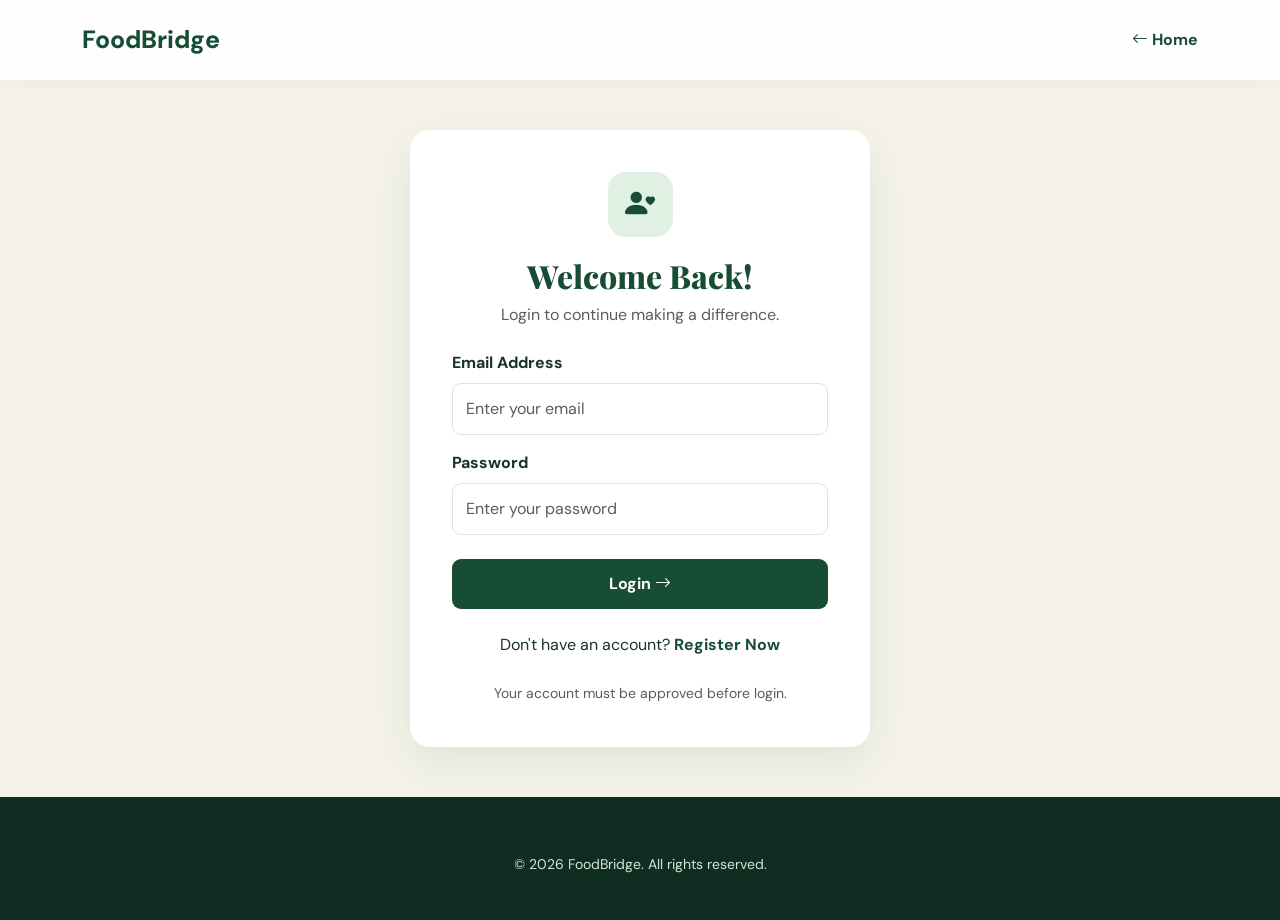
<file: frontend/pages/admin-dashboard.html>
<!DOCTYPE html>
<html lang="en">
<head>
    <meta charset="UTF-8">
    <meta name="viewport" content="width=device-width, initial-scale=1.0">
    <title>Admin Dashboard | FoodBridge</title>

    <link href="https://cdn.jsdelivr.net/npm/bootstrap@5.3.3/dist/css/bootstrap.min.css" rel="stylesheet">
    <link href="https://cdn.jsdelivr.net/npm/bootstrap-icons@1.11.3/font/bootstrap-icons.min.css" rel="stylesheet">
    <link href="../css/style.css" rel="stylesheet">

    <style>
        body { background: #f5f3e8; }
        .sidebar {
            background: #174c35;
            min-height: 100vh;
            color: white;
        }
        .sidebar a {
            display: block;
            color: white;
            text-decoration: none;
            padding: 12px 15px;
            border-radius: 8px;
            margin-bottom: 7px;
        }
        .sidebar a:hover, .sidebar a.active { background: #70b77e; }
        .dashboard-card {
            background: white;
            border: 0;
            border-radius: 14px;
            padding: 22px;
            height: 100%;
            box-shadow: 0 3px 12px rgba(0,0,0,.05);
        }
        .section-card {
            background: white;
            border-radius: 14px;
            padding: 24px;
            margin-bottom: 24px;
        }
        .stat-number {
            color: #174c35;
            font-size: 28px;
            font-weight: 700;
        }
        .btn-food { background: #174c35; color: white; }
        .btn-food:hover { background: #70b77e; color: white; }
        @media(max-width:767px) {
            .sidebar { min-height: auto; }
        }
    </style>
</head>

<body>

<div class="container-fluid">
    <div class="row">

        <!-- Sidebar -->
        <aside class="col-md-3 col-lg-2 sidebar p-3">
            <h4 class="mb-4">
                <i class="bi bi-heart-fill"></i> FoodBridge
            </h4>

            <p class="small text-white-50">Admin Portal</p>

            <a href="#dashboard" class="active">
                <i class="bi bi-speedometer2 me-2"></i> Dashboard
            </a>

            <a href="#users">
                <i class="bi bi-people me-2"></i> User Approvals
            </a>

            <a href="#ngos">
                <i class="bi bi-building me-2"></i> NGO Verification
            </a>

            <a href="#assignments">
                <i class="bi bi-truck me-2"></i> Assign Volunteers
            </a>

            <button class="btn btn-outline-light w-100 mt-4" onclick="logout()">
                <i class="bi bi-box-arrow-right me-2"></i> Logout
            </button>
        </aside>

        <!-- Main Content -->
        <main class="col-md-9 col-lg-10 p-4">

            <div id="message"></div>

            <!-- Dashboard -->
            <section id="dashboard">
                <div class="mb-4">
                    <h2 class="fw-bold">Admin Dashboard</h2>
                    <p class="text-muted">
                        Manage FoodBridge users, NGOs and food delivery operations.
                    </p>
                </div>

                <div class="row g-3 mb-4">

                    <div class="col-sm-6 col-xl-3">
                        <div class="dashboard-card">
                            <p class="text-muted mb-1">Total Users</p>
                            <div class="stat-number" id="totalUsers">0</div>
                        </div>
                    </div>

                    <div class="col-sm-6 col-xl-3">
                        <div class="dashboard-card">
                            <p class="text-muted mb-1">Pending Users</p>
                            <div class="stat-number" id="pendingUsers">0</div>
                        </div>
                    </div>

                    <div class="col-sm-6 col-xl-3">
                        <div class="dashboard-card">
                            <p class="text-muted mb-1">Pending NGOs</p>
                            <div class="stat-number" id="pendingNGOs">0</div>
                        </div>
                    </div>

                    <div class="col-sm-6 col-xl-3">
                        <div class="dashboard-card">
                            <p class="text-muted mb-1">Total Donations</p>
                            <div class="stat-number" id="totalDonations">0</div>
                        </div>
                    </div>

                </div>
            </section>

            <!-- User Approvals -->
            <section id="users" class="section-card">

                <div class="d-flex justify-content-between align-items-center mb-3">
                    <h4><i class="bi bi-people me-2"></i>Pending User Approvals</h4>

                    <button class="btn btn-outline-success btn-sm"
                            onclick="loadPendingUsers()">
                        <i class="bi bi-arrow-clockwise"></i> Refresh
                    </button>
                </div>

                <div class="table-responsive">
                    <table class="table table-hover align-middle">
                        <thead>
                            <tr>
                                <th>ID</th>
                                <th>Name</th>
                                <th>Email</th>
                                <th>Phone</th>
                                <th>Role</th>
                                <th>Action</th>
                            </tr>
                        </thead>

                        <tbody id="usersTable">
                            <tr>
                                <td colspan="6" class="text-center text-muted">
                                    Loading users...
                                </td>
                            </tr>
                        </tbody>
                    </table>
                </div>

            </section>

            <!-- NGO Verification -->
            <section id="ngos" class="section-card">

                <div class="d-flex justify-content-between align-items-center mb-3">
                    <h4><i class="bi bi-building me-2"></i>Pending NGO Verification</h4>

                    <button class="btn btn-outline-success btn-sm"
                            onclick="loadPendingNGOs()">
                        <i class="bi bi-arrow-clockwise"></i> Refresh
                    </button>
                </div>

                <div class="table-responsive">
                    <table class="table table-hover align-middle">
                        <thead>
                            <tr>
                                <th>NGO ID</th>
                                <th>Organization</th>
                                <th>Registration No.</th>
                                <th>City</th>
                                <th>Beneficiaries</th>
                                <th>Action</th>
                            </tr>
                        </thead>

                        <tbody id="ngosTable">
                            <tr>
                                <td colspan="6" class="text-center text-muted">
                                    Loading NGOs...
                                </td>
                            </tr>
                        </tbody>
                    </table>
                </div>

            </section>

            <!-- Volunteer Assignment -->
            <section id="assignments" class="section-card">

                <h4 class="mb-3">
                    <i class="bi bi-truck me-2"></i>Assign Volunteer
                </h4>

                <p class="text-muted">
                    Assign an available volunteer to an accepted food request.
                </p>

                <form id="assignmentForm">
                    <div class="row g-3">

                        <div class="col-md-6">
                            <label class="form-label">Accepted Request ID</label>
                            <input type="number" class="form-control"
                                   id="request_id" min="1" required>
                        </div>

                        <div class="col-md-6">
                            <label class="form-label">Volunteer User ID</label>
                            <input type="number" class="form-control"
                                   id="volunteer_id" min="1" required>
                        </div>

                        <div class="col-12">
                            <button type="submit" class="btn btn-food"
                                    id="assignmentButton">
                                Assign Volunteer
                            </button>
                        </div>

                    </div>
                </form>

                <div id="assignmentResult" class="mt-3"></div>

            </section>

            <footer class="text-center text-muted py-3">
                © <span id="currentYear"></span> FoodBridge. All rights reserved.
            </footer>

        </main>
    </div>
</div>

<script src="../js/admin-dashboard.js"></script>

</body>
</html>
</file>
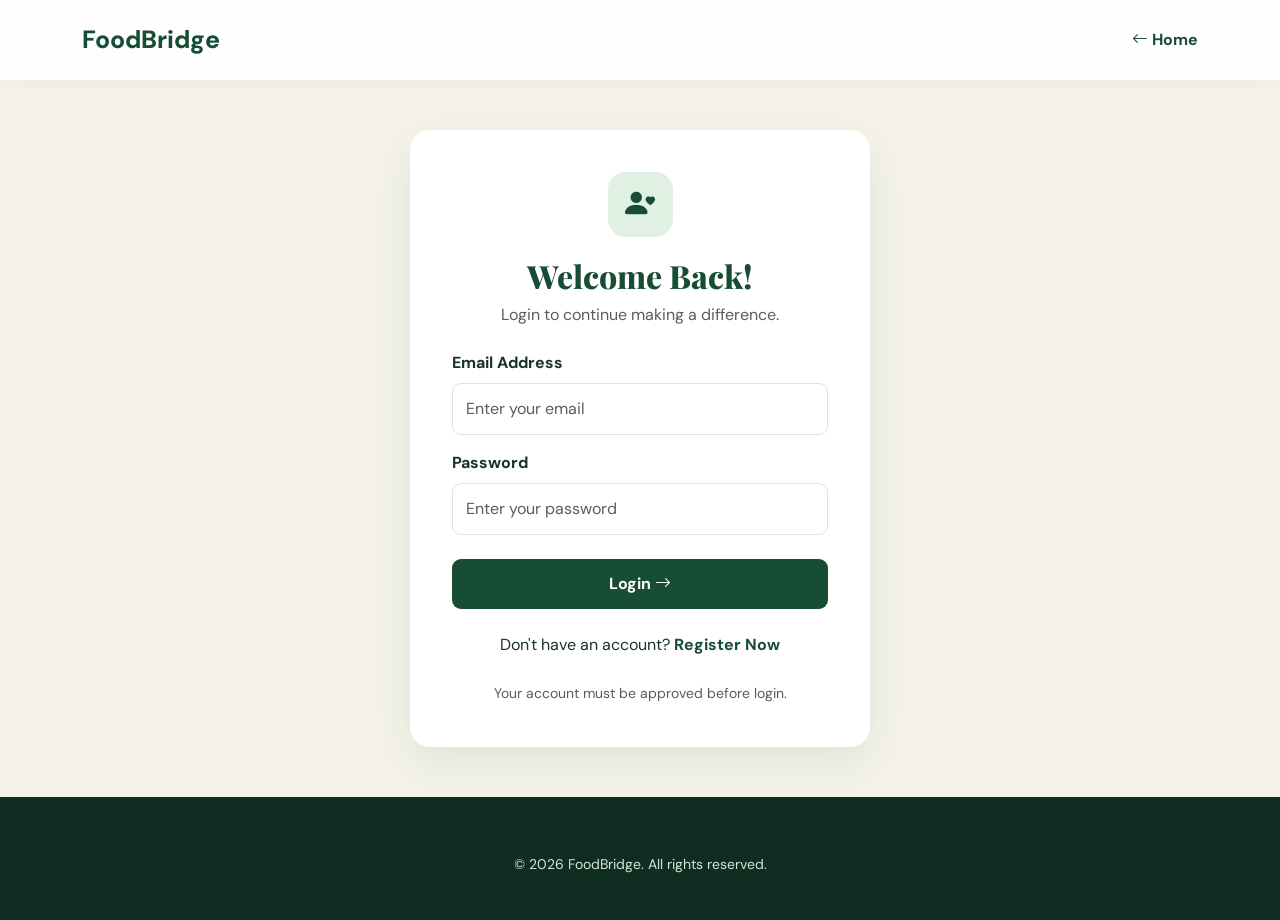
<file: frontend/pages/donor-dashboard.html>
<!DOCTYPE html>
<html lang="en">
<head>
    <meta charset="UTF-8">
    <meta name="viewport" content="width=device-width, initial-scale=1.0">
    <title>Donor Dashboard | FoodBridge</title>

    <link href="https://cdn.jsdelivr.net/npm/bootstrap@5.3.3/dist/css/bootstrap.min.css" rel="stylesheet">
    <link href="https://cdn.jsdelivr.net/npm/bootstrap-icons@1.11.3/font/bootstrap-icons.css" rel="stylesheet">
    <link href="https://fonts.googleapis.com/css2?family=DM+Sans:wght@400;500;600;700;800&family=Playfair+Display:wght@700;800&display=swap" rel="stylesheet">
    <link href="../css/style.css" rel="stylesheet">

    <style>
        body { background: #f5f3e8; }
        .sidebar {
            background: #174c35;
            min-height: calc(100vh - 72px);
            padding: 25px 15px;
        }
        .sidebar a {
            display: block;
            color: white;
            text-decoration: none;
            padding: 13px;
            border-radius: 8px;
            margin-bottom: 8px;
            font-weight: 600;
        }
        .sidebar a:hover, .sidebar a.active { background: #70b77e; }
        .dashboard-content { padding: 30px; }
        .stat-card, .content-card {
            background: white;
            padding: 22px;
            border-radius: 15px;
            border: 1px solid #e8eee9;
            height: 100%;
        }
        .stat-card i { font-size: 28px; color: #70b77e; }
        .stat-card h3 { color: #174c35; font-weight: 800; margin-top: 12px; }
        .content-card h5 { color: #174c35; font-weight: 800; }
        .form-control, .form-select {
            padding: 11px;
            border-radius: 8px;
        }
        .table { vertical-align: middle; }
        @media(max-width:767px) {
            .sidebar { min-height: auto; }
            .dashboard-content { padding: 18px; }
        }
    </style>
</head>

<body>

<nav class="navbar bg-white">
    <div class="container-fluid px-4">
        <a class="navbar-brand" href="../index.html">
            <i class="bi bi-leaf-fill"></i> FoodBridge
        </a>
        <div class="d-flex align-items-center gap-3">
            <span class="fw-bold text-success">Donor</span>
            <button class="btn btn-outline-danger btn-sm" onclick="logout()">
                <i class="bi bi-box-arrow-right"></i> Logout
            </button>
        </div>
    </div>
</nav>

<div class="container-fluid">
    <div class="row">

        <aside class="col-md-3 col-lg-2 sidebar">
            <a href="#overview" class="active"><i class="bi bi-grid"></i> Dashboard</a>
            <a href="#addDonation"><i class="bi bi-plus-circle"></i> Add Donation</a>
            <a href="#myDonations"><i class="bi bi-basket"></i> My Donations</a>
            <a href="#requests"><i class="bi bi-inbox"></i> Requests</a>
            <a href="#notifications"><i class="bi bi-bell"></i> Notifications</a>
            <a href="donor-profile.html"><i class="bi bi-person"></i> My Profile</a>
        </aside>

        <main class="col-md-9 col-lg-10 dashboard-content">

            <section id="overview">
                <h2 class="fw-bold" style="color:#174c35">Donor Dashboard</h2>
                <p class="text-muted">Welcome! Manage your food donations here.</p>

                <div class="row g-3 mt-2">
                    <div class="col-sm-6 col-xl-3">
                        <div class="stat-card">
                            <i class="bi bi-basket"></i>
                            <h3 id="totalDonations">0</h3>
                            <p class="text-muted mb-0">Total Donations</p>
                        </div>
                    </div>
                    <div class="col-sm-6 col-xl-3">
                        <div class="stat-card">
                            <i class="bi bi-check-circle"></i>
                            <h3 id="availableDonations">0</h3>
                            <p class="text-muted mb-0">Available</p>
                        </div>
                    </div>
                    <div class="col-sm-6 col-xl-3">
                        <div class="stat-card">
                            <i class="bi bi-clock-history"></i>
                            <h3 id="requestedDonations">0</h3>
                            <p class="text-muted mb-0">Requested</p>
                        </div>
                    </div>
                    <div class="col-sm-6 col-xl-3">
                        <div class="stat-card">
                            <i class="bi bi-heart"></i>
                            <h3 id="deliveredDonations">0</h3>
                            <p class="text-muted mb-0">Delivered</p>
                        </div>
                    </div>
                </div>
            </section>

            <section id="addDonation" class="content-card mt-4">
                <h5><i class="bi bi-plus-circle"></i> Add New Food Donation</h5>

                <div id="donationMessage" aria-live="polite"></div>

                <form id="donationForm" class="mt-3">
                    <div class="row g-3">

                        <div class="col-md-6">
                            <label class="form-label fw-bold">Food Title</label>
                            <input id="title" class="form-control" required minlength="3" maxlength="200">
                        </div>

                        <div class="col-md-6">
                            <label class="form-label fw-bold">Food Category</label>
                            <select id="category_id" class="form-select" required>
                                <option value="">Select Category</option>
                                <option value="1">Cooked Meals</option>
                                <option value="2">Bakery & Snacks</option>
                                <option value="3">Fruits & Vegetables</option>
                                <option value="4">Packaged & Canned Goods</option>
                                <option value="5">Dairy & Beverages</option>
                            </select>
                        </div>

                        <div class="col-12">
                            <label class="form-label fw-bold">Description</label>
                            <textarea id="description" class="form-control" rows="2" required minlength="5"></textarea>
                        </div>

                        <div class="col-md-4">
                            <label class="form-label fw-bold">Food Type</label>
                            <select id="food_type" class="form-select" required>
                                <option value="VEG">Vegetarian</option>
                                <option value="NON_VEG">Non-Vegetarian</option>
                                <option value="VEGAN">Vegan</option>
                            </select>
                        </div>

                        <div class="col-md-4">
                            <label class="form-label fw-bold">Quantity</label>
                            <input type="number" id="quantity" class="form-control" min="0.01" step="0.01" required>
                        </div>

                        <div class="col-md-4">
                            <label class="form-label fw-bold">Unit</label>
                            <input id="unit" class="form-control" placeholder="Kg / Packets / Items" maxlength="20" required>
                        </div>

                        <div class="col-md-6">
                            <label class="form-label fw-bold">Prepared At</label>
                            <input type="datetime-local" id="prepared_at" class="form-control" required>
                        </div>

                        <div class="col-md-6">
                            <label class="form-label fw-bold">Expires At</label>
                            <input type="datetime-local" id="expires_at" class="form-control" required>
                        </div>

                        <div class="col-md-6">
                            <label class="form-label fw-bold">Storage Instructions</label>
                            <input id="storage_instructions" class="form-control" required maxlength="100" placeholder="Keep refrigerated">
                        </div>

                        <div class="col-md-6">
                            <label class="form-label fw-bold">Packaging Type</label>
                            <input id="packaging_type" class="form-control" required maxlength="100" placeholder="Food-grade containers">
                        </div>

                        <div class="col-12">
                            <label class="form-label fw-bold">Allergen Information</label>
                            <textarea id="allergen_info" class="form-control" rows="2" placeholder="Mention allergens or write None"></textarea>
                        </div>

                        <div class="col-12">
                            <label class="form-label fw-bold">Pickup Address</label>
                            <textarea id="pickup_address" class="form-control" rows="2" required minlength="5"></textarea>
                        </div>

                        <div class="col-md-4">
                            <label class="form-label fw-bold">Pickup City</label>
                            <input id="pickup_city" class="form-control" required>
                        </div>

                        <div class="col-md-4">
                            <label class="form-label fw-bold">Latitude (Optional)</label>
                            <input type="number" step="any" id="pickup_lat" class="form-control">
                        </div>

                        <div class="col-md-4">
                            <label class="form-label fw-bold">Longitude (Optional)</label>
                            <input type="number" step="any" id="pickup_lng" class="form-control">
                        </div>

                        <div class="col-12">
                            <label class="form-label fw-bold">Image URL (Optional)</label>
                            <input type="url" id="image_url" class="form-control" maxlength="500">
                        </div>

                        <div class="col-12">
                            <button type="submit" class="btn-primary-custom" id="donationButton">
                                <i class="bi bi-plus-circle"></i> Submit Donation
                            </button>
                        </div>

                    </div>
                </form>
            </section>

            <section id="myDonations" class="content-card mt-4">
                <div class="d-flex justify-content-between align-items-center flex-wrap gap-2">
                    <h5><i class="bi bi-basket"></i> My Donations</h5>
                    <button class="btn btn-outline-success btn-sm" onclick="loadDonations()">
                        <i class="bi bi-arrow-clockwise"></i> Refresh
                    </button>
                </div>

                <div class="table-responsive mt-3">
                    <table class="table table-hover">
                        <thead>
                            <tr>
                                <th>Food</th>
                                <th>Quantity</th>
                                <th>City</th>
                                <th>Status</th>
                                <th>Expiry</th>
                            </tr>
                        </thead>
                        <tbody id="donationTable">
                            <tr><td colspan="5" class="text-center text-muted">Loading donations...</td></tr>
                        </tbody>
                    </table>
                </div>
            </section>

            <section id="requests" class="content-card mt-4">
                <h5><i class="bi bi-inbox"></i> Incoming Requests</h5>
                <p class="text-muted mb-0">
                    NGO requests will appear here.
                </p>
                <div id="requestList" class="mt-3"></div>
            </section>

            <section id="notifications" class="content-card mt-4">
                <h5><i class="bi bi-bell"></i> Notifications</h5>
                <div id="notificationList" class="mt-3">
                    <p class="text-muted">Notifications will appear here.</p>
                </div>
            </section>

        </main>
    </div>
</div>

<script src="../js/donor-dashboard.js"></script>
</body>
</html>
</file>
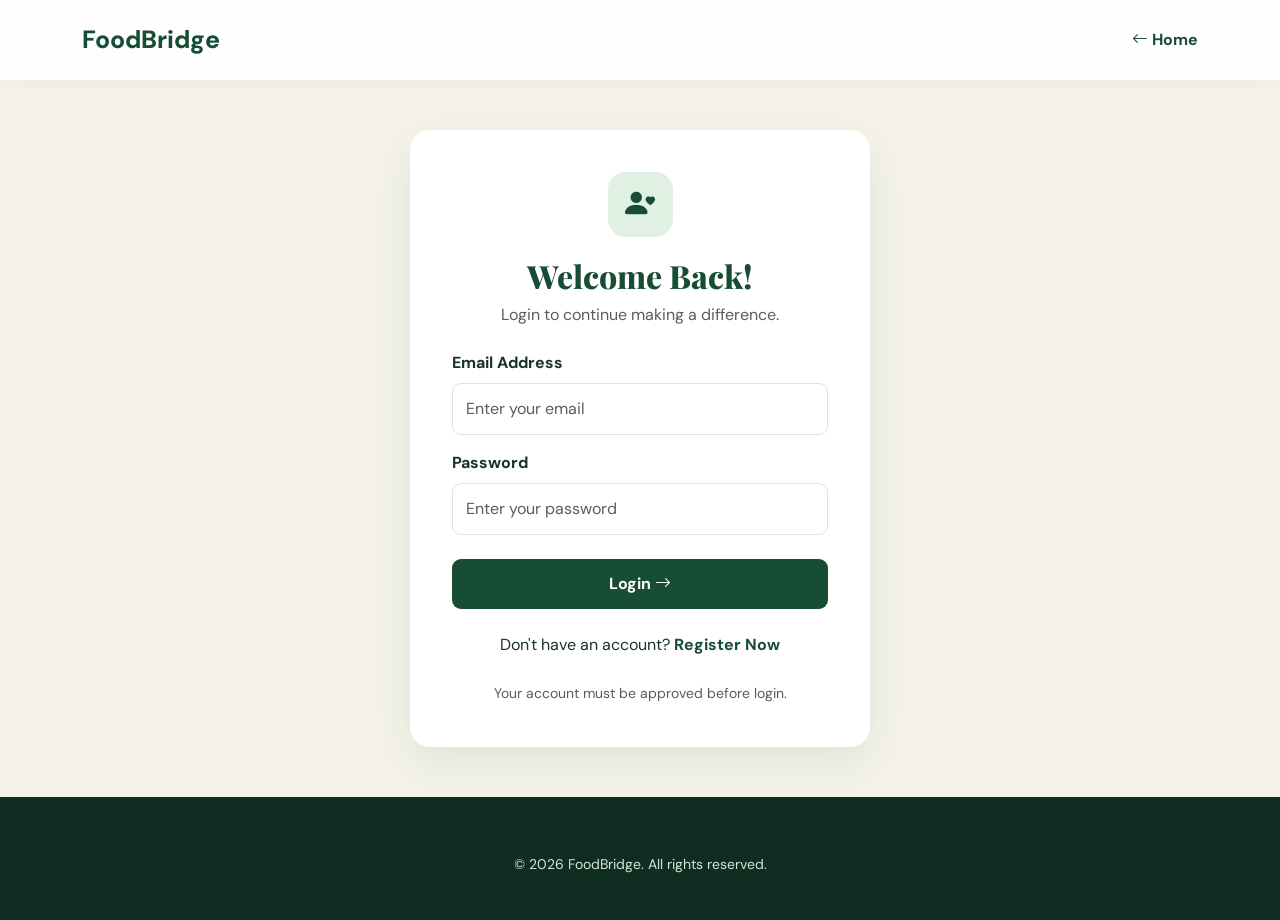
<file: frontend/pages/donor-profile.html>
<!DOCTYPE html>
<html lang="en">
<head>
    <meta charset="UTF-8">
    <meta name="viewport" content="width=device-width, initial-scale=1.0">
    <title>Donor Profile | FoodBridge</title>

    <link href="https://cdn.jsdelivr.net/npm/bootstrap@5.3.3/dist/css/bootstrap.min.css" rel="stylesheet">
    <link href="https://cdn.jsdelivr.net/npm/bootstrap-icons@1.11.3/font/bootstrap-icons.css" rel="stylesheet">
    <link rel="stylesheet" href="../css/style.css">
</head>

<body>
    <nav class="navbar navbar-expand-lg navbar-dark" style="background:#174c35;">
        <div class="container">
            <a class="navbar-brand fw-bold" href="donor-dashboard.html">
                FoodBridge
            </a>
            <a href="donor-dashboard.html" class="btn btn-outline-light">
                <i class="bi bi-arrow-left"></i> Dashboard
            </a>
        </div>
    </nav>

    <main class="container py-5">
        <div class="row justify-content-center">
            <div class="col-lg-8">
                <div class="card shadow-sm border-0 p-4">
                    <h2 class="mb-2">Donor Profile</h2>
                    <p class="text-muted">
                        Complete your organization details before creating donations.
                    </p>

                    <div id="message"></div>

                    <form id="donorProfileForm">
                        <div class="mb-3">
                            <label class="form-label">Organization Name</label>
                            <input type="text" id="organization_name" class="form-control" required maxlength="200">
                        </div>

                        <div class="mb-3">
                            <label class="form-label">Donor Type</label>
                            <select id="donor_type" class="form-select" required>
                                <option value="">Select donor type</option>
                                <option value="RESTAURANT">Restaurant</option>
                                <option value="HOTEL">Hotel</option>
                                <option value="INDIVIDUAL">Individual</option>
                                <option value="SUPERMARKET">Supermarket</option>
                                <option value="OTHER">Other</option>
                            </select>
                        </div>

                        <div class="mb-3">
                            <label class="form-label">License Number (Optional)</label>
                            <input type="text" id="license_number" class="form-control">
                        </div>

                        <div class="mb-3">
                            <label class="form-label">Address</label>
                            <textarea id="address" class="form-control" rows="2" required></textarea>
                        </div>

                        <div class="mb-3">
                            <label class="form-label">City</label>
                            <input type="text" id="city" class="form-control" required>
                        </div>

                        <div class="mb-3">
                            <label class="form-label">State</label>
                            <input type="text" id="state" class="form-control" required>
                        </div>

                        <div class="mb-3">
                            <label class="form-label">Postal Code</label>
                            <input type="text" id="postal_code" class="form-control" required>
                        </div>

                        <button type="submit" id="saveButton" class="btn btn-success w-100">
                            Save Donor Profile
                        </button>
                    </form>
                </div>
            </div>
        </div>
    </main>

    <script src="../js/donor-profile.js"></script>
</body>
</html>
</file>
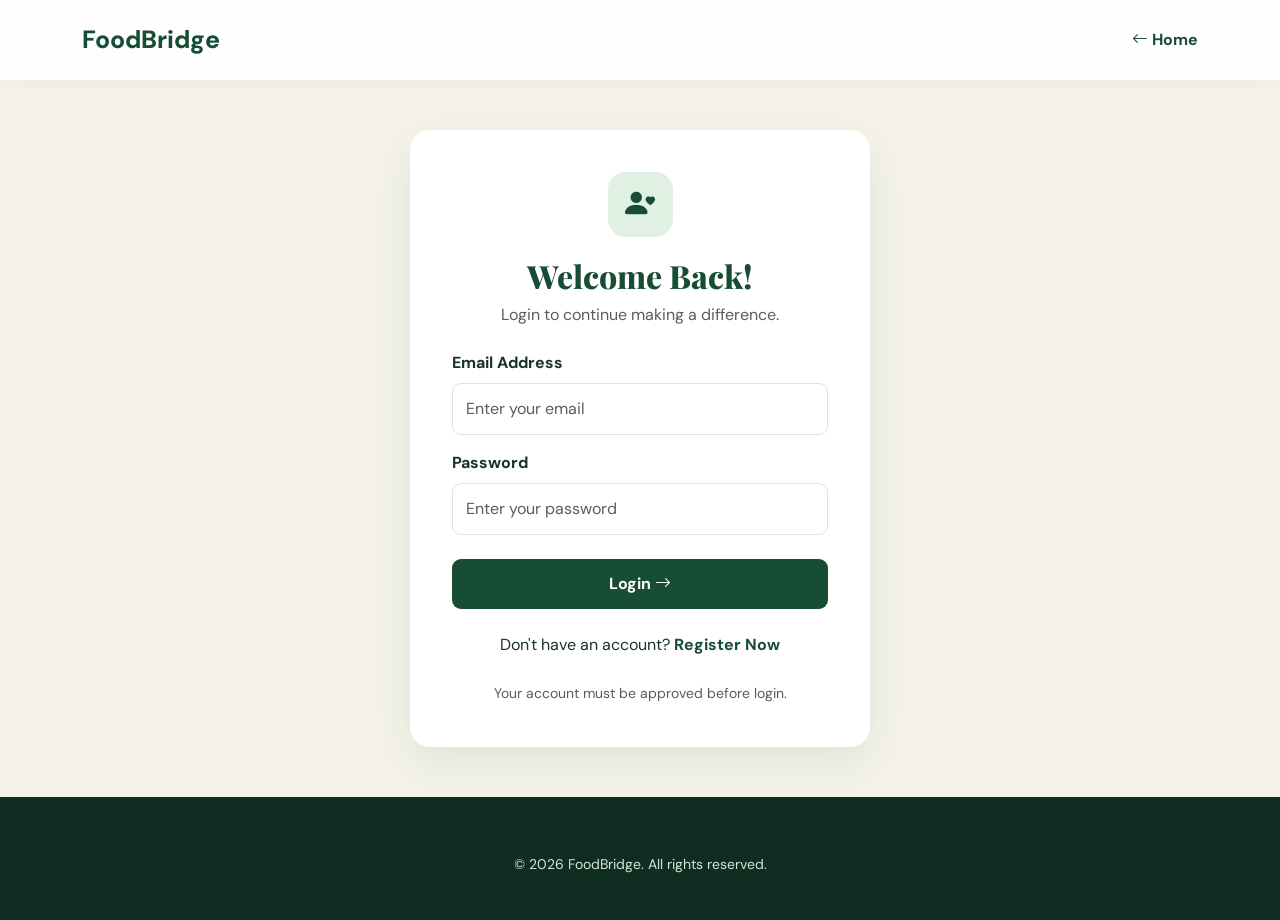
<file: frontend/pages/login.html>
<!DOCTYPE html>
<html lang="en">
<head>
    <meta charset="UTF-8">
    <meta name="viewport" content="width=device-width, initial-scale=1.0">
    <title>Login | FoodBridge</title>

    <link href="https://cdn.jsdelivr.net/npm/bootstrap@5.3.3/dist/css/bootstrap.min.css" rel="stylesheet">
    <link href="https://cdn.jsdelivr.net/npm/bootstrap-icons@1.11.3/font/bootstrap-icons.css" rel="stylesheet">
    <link href="https://fonts.googleapis.com/css2?family=DM+Sans:wght@400;500;600;700;800&family=Playfair+Display:wght@700;800&display=swap" rel="stylesheet">
    <link rel="stylesheet" href="../css/style.css">

    <style>
        body {
            min-height: 100vh;
            background: var(--cream);
            display: flex;
            flex-direction: column;
        }

        .login-wrapper {
            flex: 1;
            display: flex;
            align-items: center;
            justify-content: center;
            padding: 50px 15px;
        }

        .login-card {
            width: 100%;
            max-width: 460px;
            background: white;
            padding: 42px;
            border-radius: 20px;
            box-shadow: 0 15px 45px rgba(23,76,53,0.09);
        }

        .login-icon {
            width: 65px;
            height: 65px;
            display: flex;
            align-items: center;
            justify-content: center;
            margin: 0 auto 20px;
            background: #e0f0e3;
            color: var(--primary);
            border-radius: 18px;
            font-size: 30px;
        }

        .login-card h2 {
            font-family: 'Playfair Display', serif;
            font-weight: 800;
            color: var(--primary);
        }

        .form-label {
            font-weight: 700;
            color: var(--dark);
        }

        .form-control {
            padding: 13px;
            border-radius: 9px;
            border: 1px solid #dce5dd;
        }

        .form-control:focus {
            border-color: var(--secondary);
            box-shadow: 0 0 0 3px rgba(112,183,126,0.15);
        }

        .login-submit {
            width: 100%;
            padding: 13px;
            border: none;
            border-radius: 9px;
            background: var(--primary);
            color: white;
            font-weight: 700;
        }

        .login-submit:hover {
            background: var(--secondary);
        }

        .login-submit:disabled {
            opacity: 0.7;
            cursor: not-allowed;
        }

        .back-home {
            color: var(--primary);
            text-decoration: none;
            font-weight: 700;
        }

        @media(max-width: 576px) {
            .login-card {
                padding: 28px 22px;
            }
        }
    </style>
</head>

<body>

<nav class="navbar">
    <div class="container">
        <a class="navbar-brand" href="../index.html">
            <i class="bi bi-leaf-fill"></i> FoodBridge
        </a>
        <a href="../index.html" class="back-home">
            <i class="bi bi-arrow-left"></i> Home
        </a>
    </div>
</nav>

<main class="login-wrapper">
    <div class="login-card">

        <div class="text-center">
            <div class="login-icon">
                <i class="bi bi-person-heart"></i>
            </div>

            <h2>Welcome Back!</h2>
            <p class="text-muted mt-2">
                Login to continue making a difference.
            </p>
        </div>

        <div id="message" class="mt-3" aria-live="polite"></div>

        <form id="loginForm" class="mt-4">

            <div class="mb-3">
                <label for="email" class="form-label">Email Address</label>
                <input
                    type="email"
                    class="form-control"
                    id="email"
                    placeholder="Enter your email"
                    required
                    autocomplete="email">
            </div>

            <div class="mb-4">
                <label for="password" class="form-label">Password</label>
                <input
                    type="password"
                    class="form-control"
                    id="password"
                    placeholder="Enter your password"
                    required
                    autocomplete="current-password">
            </div>

            <button type="submit" class="login-submit" id="loginButton">
                Login <i class="bi bi-arrow-right"></i>
            </button>

        </form>

        <p class="text-center mt-4 mb-0">
            Don't have an account?
            <a href="register.html" class="fw-bold text-decoration-none" style="color: var(--primary);">
                Register Now
            </a>
        </p>

        <p class="text-center mt-4 mb-0">
            <small class="text-muted">
                Your account must be approved before login.
            </small>
        </p>

    </div>
</main>

<footer class="footer text-center">
    <div class="container">
        <p class="mb-0">
            © <span id="currentYear"></span> FoodBridge. All rights reserved.
        </p>
    </div>
</footer>

<script src="../js/login.js"></script>

</body>
</html>
</file>
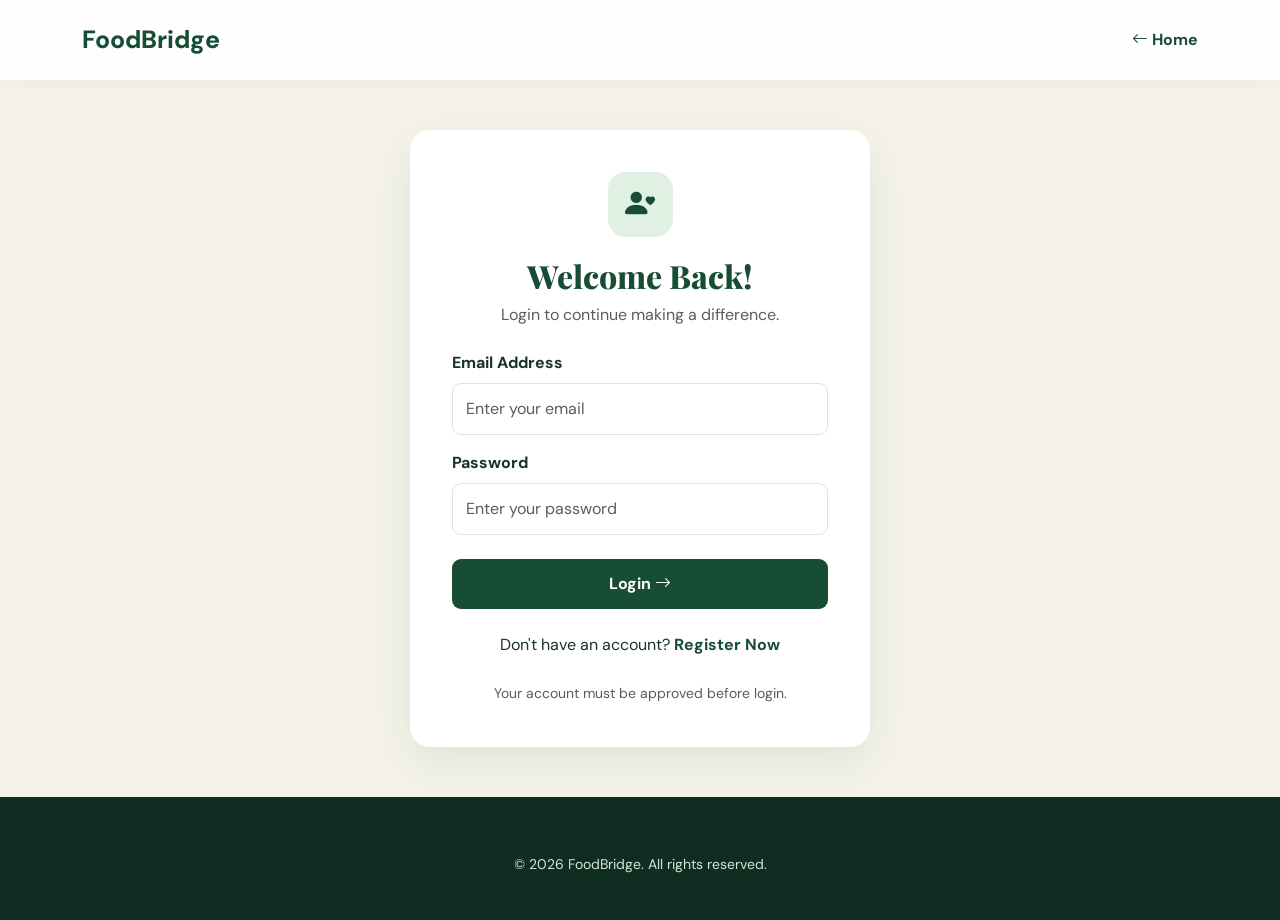
<file: frontend/pages/ngo-dashboard.html>
<!DOCTYPE html>
<html lang="en">
<head>
    <meta charset="UTF-8">
    <meta name="viewport" content="width=device-width, initial-scale=1.0">
    <title>NGO Dashboard | FoodBridge</title>

    <link href="https://cdn.jsdelivr.net/npm/bootstrap@5.3.3/dist/css/bootstrap.min.css" rel="stylesheet">
    <link href="https://cdn.jsdelivr.net/npm/bootstrap-icons@1.11.3/font/bootstrap-icons.min.css" rel="stylesheet">
    <link href="../css/style.css" rel="stylesheet">

    <style>
        body { background: #f5f3e8; }
        .sidebar {
            background: #174c35;
            min-height: 100vh;
            color: white;
        }
        .sidebar a {
            display: block;
            color: white;
            text-decoration: none;
            padding: 12px 15px;
            border-radius: 8px;
            margin-bottom: 7px;
        }
        .sidebar a:hover, .sidebar a.active { background: #70b77e; }
        .dashboard-card {
            background: white;
            border: 0;
            border-radius: 14px;
            padding: 22px;
            height: 100%;
            box-shadow: 0 3px 12px rgba(0,0,0,.05);
        }
        .section-card {
            background: white;
            border-radius: 14px;
            padding: 24px;
            margin-bottom: 24px;
        }
        .stat-number { color: #174c35; font-size: 28px; font-weight: 700; }
        .btn-food { background: #174c35; color: white; }
        .btn-food:hover { background: #70b77e; color: white; }
        .form-label { font-weight: 600; }
        @media(max-width:767px) {
            .sidebar { min-height: auto; }
        }
    </style>
</head>

<body>

<div class="container-fluid">
    <div class="row">

        <!-- Sidebar -->
        <aside class="col-md-3 col-lg-2 sidebar p-3">
            <h4 class="mb-4"><i class="bi bi-heart-fill"></i> FoodBridge</h4>
            <p class="small text-white-50">NGO Portal</p>

            <a href="#dashboard" class="active"><i class="bi bi-speedometer2 me-2"></i> Dashboard</a>
            <a href="#available"><i class="bi bi-basket me-2"></i> Available Food</a>
            <a href="#myRequests"><i class="bi bi-card-checklist me-2"></i> My Requests</a>
            <a href="#profile"><i class="bi bi-person me-2"></i> My Profile</a>
            <a href="#notifications"><i class="bi bi-bell me-2"></i> Notifications</a>

            <button class="btn btn-outline-light w-100 mt-4" onclick="logout()">
                <i class="bi bi-box-arrow-right me-2"></i> Logout
            </button>
        </aside>

        <!-- Main content -->
        <main class="col-md-9 col-lg-10 p-4">

            <div id="message"></div>

            <section id="dashboard">
                <div class="d-flex justify-content-between align-items-center mb-4 flex-wrap">
                    <div>
                        <h2 class="fw-bold">NGO Dashboard</h2>
                        <p class="text-muted">Find food donations and support your community.</p>
                    </div>
                    <span class="badge text-bg-success p-2">NGO Portal</span>
                </div>

                <div class="row g-3 mb-4">
                    <div class="col-sm-6 col-xl-3">
                        <div class="dashboard-card">
                            <p class="text-muted mb-1">Available Donations</p>
                            <div class="stat-number" id="availableCount">0</div>
                        </div>
                    </div>
                    <div class="col-sm-6 col-xl-3">
                        <div class="dashboard-card">
                            <p class="text-muted mb-1">Total Requests</p>
                            <div class="stat-number" id="totalRequests">0</div>
                        </div>
                    </div>
                    <div class="col-sm-6 col-xl-3">
                        <div class="dashboard-card">
                            <p class="text-muted mb-1">Accepted Requests</p>
                            <div class="stat-number" id="acceptedRequests">0</div>
                        </div>
                    </div>
                    <div class="col-sm-6 col-xl-3">
                        <div class="dashboard-card">
                            <p class="text-muted mb-1">Pending Requests</p>
                            <div class="stat-number" id="pendingRequests">0</div>
                        </div>
                    </div>
                </div>
            </section>

            <!-- Available donations -->
            <section id="available" class="section-card">
                <div class="d-flex justify-content-between align-items-center mb-3">
                    <h4><i class="bi bi-basket me-2"></i>Available Food Donations</h4>
                    <button class="btn btn-outline-success btn-sm" onclick="loadDonations()">
                        <i class="bi bi-arrow-clockwise"></i> Refresh
                    </button>
                </div>
                <div id="donationsList" class="row g-3">
                    <p class="text-muted">Loading donations...</p>
                </div>
            </section>

            <!-- My requests -->
            <section id="myRequests" class="section-card">
                <div class="d-flex justify-content-between align-items-center mb-3">
                    <h4><i class="bi bi-card-checklist me-2"></i>My Food Requests</h4>
                    <button class="btn btn-outline-success btn-sm" onclick="loadRequests()">
                        <i class="bi bi-arrow-clockwise"></i> Refresh
                    </button>
                </div>
                <div class="table-responsive">
                    <table class="table table-hover align-middle">
                        <thead>
                            <tr>
                                <th>Request ID</th>
                                <th>Donation</th>
                                <th>Quantity</th>
                                <th>Status</th>
                                <th>Requested On</th>
                            </tr>
                        </thead>
                        <tbody id="requestsTable">
                            <tr><td colspan="5" class="text-center text-muted">Loading requests...</td></tr>
                        </tbody>
                    </table>
                </div>
            </section>

            <!-- NGO profile -->
            <section id="profile" class="section-card">
                <h4 class="mb-3"><i class="bi bi-person me-2"></i>NGO Profile</h4>

                <form id="profileForm">
                    <div class="row g-3">
                        <div class="col-md-6">
                            <label class="form-label">Organization Name</label>
                            <input type="text" class="form-control" id="organization_name" required>
                        </div>

                        <div class="col-md-6">
                            <label class="form-label">Registration Number</label>
                            <input type="text" class="form-control" id="registration_number" required>
                        </div>

                        <div class="col-md-6">
                            <label class="form-label">Beneficiary Count</label>
                            <input type="number" class="form-control" id="beneficiary_count" min="1" required>
                        </div>

                        <div class="col-md-6">
                            <label class="form-label">Storage Capacity Description</label>
                            <input type="text" class="form-control" id="storage_capacity_description">
                        </div>

                        <div class="col-12">
                            <label class="form-label">Address</label>
                            <textarea class="form-control" id="address" rows="2" required></textarea>
                        </div>

                        <div class="col-md-4">
                            <label class="form-label">City</label>
                            <input type="text" class="form-control" id="city" required>
                        </div>

                        <div class="col-md-4">
                            <label class="form-label">State</label>
                            <input type="text" class="form-control" id="state" required>
                        </div>

                        <div class="col-md-4">
                            <label class="form-label">Postal Code</label>
                            <input type="text" class="form-control" id="postal_code" required>
                        </div>

                        <div class="col-md-6">
                            <label class="form-label">Latitude (Optional)</label>
                            <input type="number" step="any" class="form-control" id="latitude">
                        </div>

                        <div class="col-md-6">
                            <label class="form-label">Longitude (Optional)</label>
                            <input type="number" step="any" class="form-control" id="longitude">
                        </div>

                        <div class="col-12">
                            <button type="submit" class="btn btn-food" id="profileButton">
                                Save NGO Profile
                            </button>
                        </div>
                    </div>
                </form>
            </section>

            <!-- Notifications -->
            <section id="notifications" class="section-card">
                <div class="d-flex justify-content-between align-items-center mb-3">
                    <h4><i class="bi bi-bell me-2"></i>Notifications</h4>
                    <button class="btn btn-outline-success btn-sm" onclick="loadNotifications()">
                        Refresh
                    </button>
                </div>
                <div id="notificationsList">
                    <p class="text-muted">Loading notifications...</p>
                </div>
            </section>

            <footer class="text-center text-muted py-3">
                © <span id="currentYear"></span> FoodBridge. All rights reserved.
            </footer>

        </main>
    </div>
</div>

<script src="../js/ngo-dashboard.js"></script>
</body>
</html>
</file>
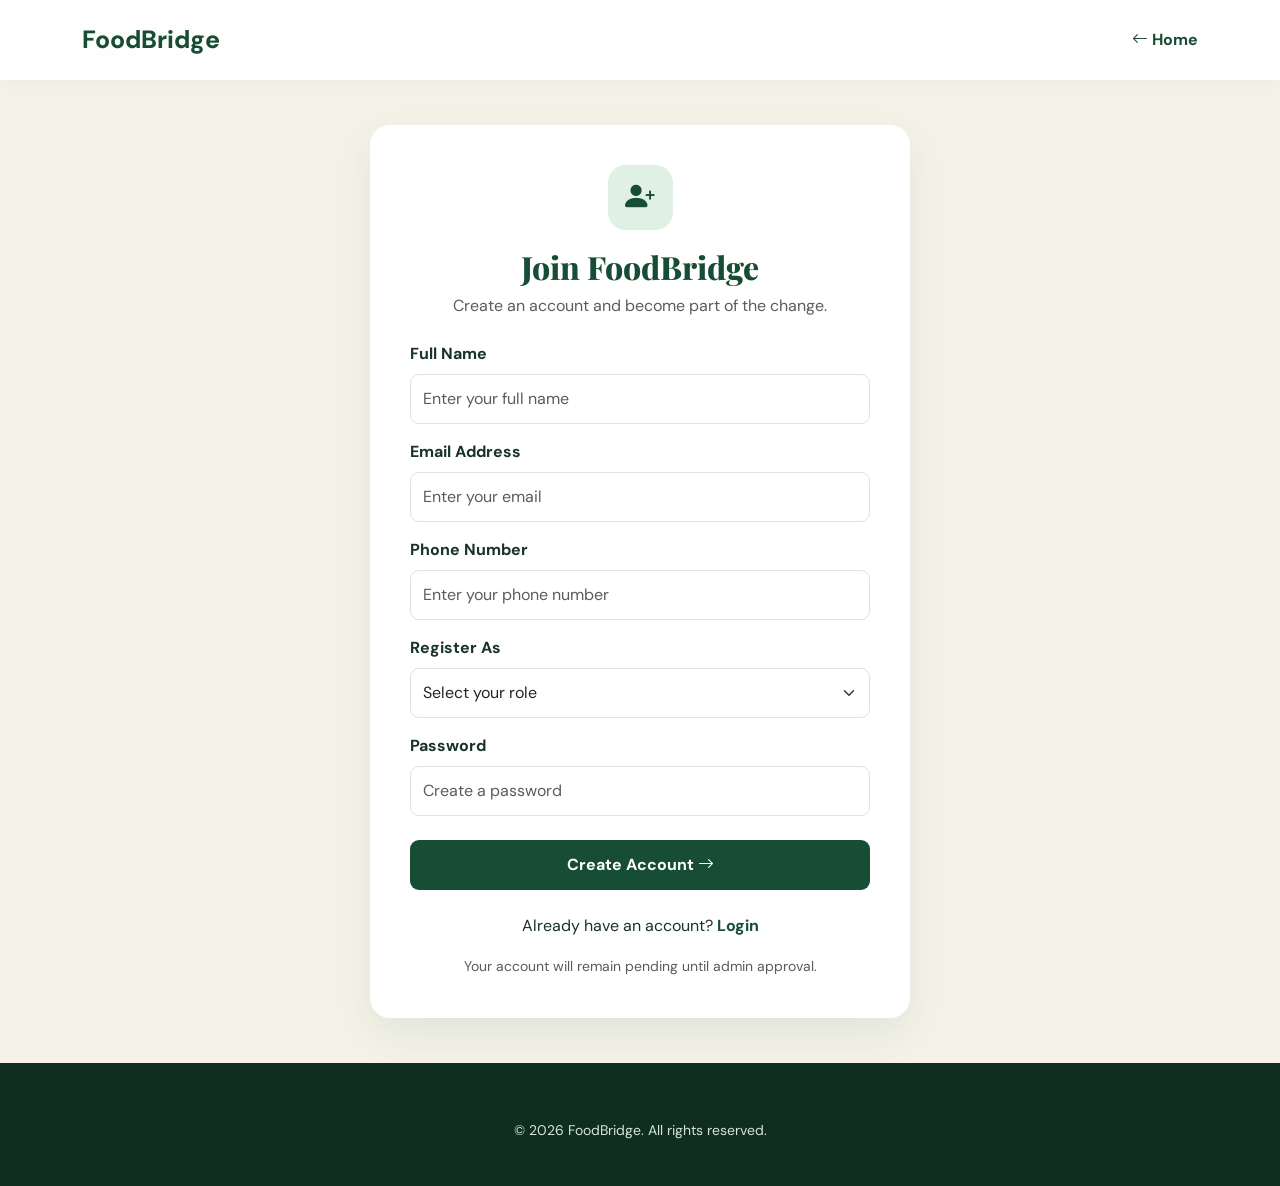
<file: frontend/pages/register.html>
<!DOCTYPE html>
<html lang="en">
<head>
    <meta charset="UTF-8">
    <meta name="viewport" content="width=device-width, initial-scale=1.0">
    <title>Register | FoodBridge</title>

    <link href="https://cdn.jsdelivr.net/npm/bootstrap@5.3.3/dist/css/bootstrap.min.css" rel="stylesheet">
    <link href="https://cdn.jsdelivr.net/npm/bootstrap-icons@1.11.3/font/bootstrap-icons.css" rel="stylesheet">
    <link href="https://fonts.googleapis.com/css2?family=DM+Sans:wght@400;500;600;700;800&family=Playfair+Display:wght@700;800&display=swap" rel="stylesheet">
    <link href="../css/style.css" rel="stylesheet">

    <style>
        body {
            min-height: 100vh;
            background: var(--cream);
            display: flex;
            flex-direction: column;
        }

        .register-wrapper {
            flex: 1;
            display: flex;
            align-items: center;
            justify-content: center;
            padding: 45px 15px;
        }

        .register-card {
            width: 100%;
            max-width: 540px;
            background: white;
            padding: 40px;
            border-radius: 20px;
            box-shadow: 0 15px 45px rgba(23,76,53,0.09);
        }

        .register-icon {
            width: 65px;
            height: 65px;
            display: flex;
            align-items: center;
            justify-content: center;
            margin: 0 auto 18px;
            background: #e0f0e3;
            color: var(--primary);
            border-radius: 18px;
            font-size: 30px;
        }

        .register-card h2 {
            font-family: 'Playfair Display', serif;
            font-weight: 800;
            color: var(--primary);
        }

        .form-label {
            font-weight: 700;
            color: var(--dark);
        }

        .form-control, .form-select {
            padding: 12px;
            border-radius: 9px;
            border: 1px solid #dce5dd;
        }

        .form-control:focus, .form-select:focus {
            border-color: var(--secondary);
            box-shadow: 0 0 0 3px rgba(112,183,126,0.15);
        }

        .register-submit {
            width: 100%;
            padding: 13px;
            border: none;
            border-radius: 9px;
            background: var(--primary);
            color: white;
            font-weight: 700;
        }

        .register-submit:hover {
            background: var(--secondary);
        }

        .register-submit:disabled {
            opacity: 0.7;
            cursor: not-allowed;
        }

        .back-home {
            color: var(--primary);
            text-decoration: none;
            font-weight: 700;
        }

        @media(max-width: 576px) {
            .register-card {
                padding: 28px 22px;
            }
        }
    </style>
</head>

<body>

<nav class="navbar">
    <div class="container">
        <a class="navbar-brand" href="../index.html">
            <i class="bi bi-leaf-fill"></i> FoodBridge
        </a>
        <a href="../index.html" class="back-home">
            <i class="bi bi-arrow-left"></i> Home
        </a>
    </div>
</nav>

<main class="register-wrapper">
    <div class="register-card">

        <div class="text-center">
            <div class="register-icon">
                <i class="bi bi-person-plus-fill"></i>
            </div>

            <h2>Join FoodBridge</h2>
            <p class="text-muted mt-2">
                Create an account and become part of the change.
            </p>
        </div>

        <div id="message" class="mt-3" aria-live="polite"></div>

        <form id="registerForm" class="mt-4">

            <div class="mb-3">
                <label for="full_name" class="form-label">Full Name</label>
                <input
                    type="text"
                    class="form-control"
                    id="full_name"
                    placeholder="Enter your full name"
                    required>
            </div>

            <div class="mb-3">
                <label for="email" class="form-label">Email Address</label>
                <input
                    type="email"
                    class="form-control"
                    id="email"
                    placeholder="Enter your email"
                    required>
            </div>

            <div class="mb-3">
                <label for="phone" class="form-label">Phone Number</label>
                <input
                    type="tel"
                    class="form-control"
                    id="phone"
                    placeholder="Enter your phone number"
                    required>
            </div>

            <div class="mb-3">
                <label for="role" class="form-label">Register As</label>
                <select class="form-select" id="role" required>
                    <option value="">Select your role</option>
                    <option value="DONOR">Food Donor</option>
                    <option value="NGO">NGO</option>
                    <option value="VOLUNTEER">Volunteer</option>
                </select>
            </div>

            <div class="mb-4">
                <label for="password" class="form-label">Password</label>
                <input
                    type="password"
                    class="form-control"
                    id="password"
                    placeholder="Create a password"
                    required>
            </div>

            <button type="submit" class="register-submit" id="registerButton">
                Create Account <i class="bi bi-arrow-right"></i>
            </button>

        </form>

        <p class="text-center mt-4 mb-0">
            Already have an account?
            <a href="login.html" class="fw-bold text-decoration-none" style="color: var(--primary);">
                Login
            </a>
        </p>

        <p class="text-center mt-3 mb-0">
            <small class="text-muted">
                Your account will remain pending until admin approval.
            </small>
        </p>

    </div>
</main>

<footer class="footer text-center">
    <div class="container">
        <p class="mb-0">
            © <span id="currentYear"></span> FoodBridge. All rights reserved.
        </p>
    </div>
</footer>

<script src="../js/register.js"></script>

</body>
</html>
</file>
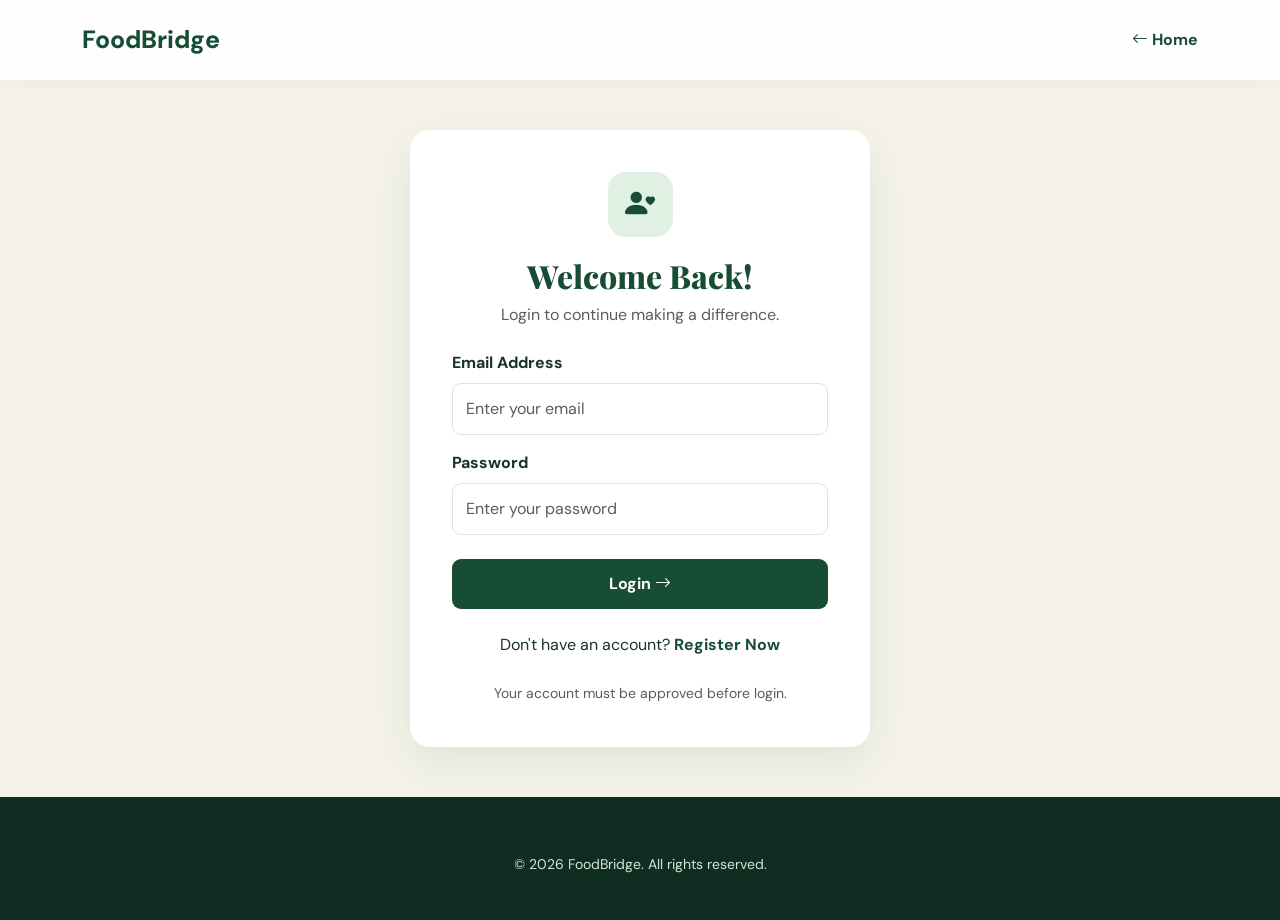
<file: frontend/pages/volunteer-dashboard.html>
<!DOCTYPE html>
<html lang="en">
<head>
    <meta charset="UTF-8">
    <meta name="viewport" content="width=device-width, initial-scale=1.0">
    <title>Volunteer Dashboard | FoodBridge</title>

    <link href="https://cdn.jsdelivr.net/npm/bootstrap@5.3.3/dist/css/bootstrap.min.css" rel="stylesheet">
    <link href="https://cdn.jsdelivr.net/npm/bootstrap-icons@1.11.3/font/bootstrap-icons.min.css" rel="stylesheet">
    <link href="../css/style.css" rel="stylesheet">

    <style>
        body { background: #f5f3e8; }
        .sidebar {
            background: #174c35;
            min-height: 100vh;
            color: white;
        }
        .sidebar a {
            display: block;
            color: white;
            text-decoration: none;
            padding: 12px 15px;
            border-radius: 8px;
            margin-bottom: 7px;
        }
        .sidebar a:hover, .sidebar a.active { background: #70b77e; }
        .dashboard-card {
            background: white;
            border: 0;
            border-radius: 14px;
            padding: 22px;
            height: 100%;
            box-shadow: 0 3px 12px rgba(0,0,0,.05);
        }
        .section-card {
            background: white;
            border-radius: 14px;
            padding: 24px;
            margin-bottom: 24px;
        }
        .stat-number {
            color: #174c35;
            font-size: 28px;
            font-weight: 700;
        }
        .btn-food { background: #174c35; color: white; }
        .btn-food:hover { background: #70b77e; color: white; }
        .form-label { font-weight: 600; }
        @media(max-width:767px) {
            .sidebar { min-height: auto; }
        }
    </style>
</head>

<body>

<div class="container-fluid">
    <div class="row">

        <!-- Sidebar -->
        <aside class="col-md-3 col-lg-2 sidebar p-3">
            <h4 class="mb-4">
                <i class="bi bi-heart-fill"></i> FoodBridge
            </h4>

            <p class="small text-white-50">Volunteer Portal</p>

            <a href="#dashboard" class="active">
                <i class="bi bi-speedometer2 me-2"></i> Dashboard
            </a>

            <a href="#assignments">
                <i class="bi bi-truck me-2"></i> My Assignments
            </a>

            <a href="#profile">
                <i class="bi bi-person me-2"></i> My Profile
            </a>

            <a href="#notifications">
                <i class="bi bi-bell me-2"></i> Notifications
            </a>

            <button class="btn btn-outline-light w-100 mt-4" onclick="logout()">
                <i class="bi bi-box-arrow-right me-2"></i> Logout
            </button>
        </aside>

        <!-- Main Content -->
        <main class="col-md-9 col-lg-10 p-4">

            <div id="message"></div>

            <!-- Dashboard -->
            <section id="dashboard">
                <div class="d-flex justify-content-between align-items-center flex-wrap mb-4">
                    <div>
                        <h2 class="fw-bold">Volunteer Dashboard</h2>
                        <p class="text-muted">
                            Help deliver surplus food to people in need.
                        </p>
                    </div>

                    <span class="badge text-bg-success p-2">
                        Volunteer Portal
                    </span>
                </div>

                <div class="row g-3 mb-4">

                    <div class="col-sm-6 col-xl-3">
                        <div class="dashboard-card">
                            <p class="text-muted mb-1">Total Assignments</p>
                            <div class="stat-number" id="totalAssignments">0</div>
                        </div>
                    </div>

                    <div class="col-sm-6 col-xl-3">
                        <div class="dashboard-card">
                            <p class="text-muted mb-1">Assigned</p>
                            <div class="stat-number" id="assignedCount">0</div>
                        </div>
                    </div>

                    <div class="col-sm-6 col-xl-3">
                        <div class="dashboard-card">
                            <p class="text-muted mb-1">In Transit</p>
                            <div class="stat-number" id="transitCount">0</div>
                        </div>
                    </div>

                    <div class="col-sm-6 col-xl-3">
                        <div class="dashboard-card">
                            <p class="text-muted mb-1">Delivered</p>
                            <div class="stat-number" id="deliveredCount">0</div>
                        </div>
                    </div>

                </div>
            </section>

            <!-- Availability -->
            <section class="section-card">
                <div class="d-flex justify-content-between align-items-center flex-wrap gap-3">
                    <div>
                        <h4>Volunteer Availability</h4>
                        <p class="text-muted mb-0">
                            Turn on availability when you are ready to accept assignments.
                        </p>
                    </div>

                    <div class="form-check form-switch fs-5">
                        <input class="form-check-input"
                               type="checkbox"
                               role="switch"
                               id="availabilityToggle">

                        <label class="form-check-label" for="availabilityToggle"
                               id="availabilityLabel">
                            Unavailable
                        </label>
                    </div>
                </div>
            </section>

            <!-- Assignments -->
            <section id="assignments" class="section-card">

                <div class="d-flex justify-content-between align-items-center mb-3">
                    <h4>
                        <i class="bi bi-truck me-2"></i>My Assignments
                    </h4>

                    <button class="btn btn-outline-success btn-sm"
                            onclick="loadAssignments()">
                        <i class="bi bi-arrow-clockwise"></i> Refresh
                    </button>
                </div>

                <div id="assignmentsList">
                    <p class="text-muted">Loading assignments...</p>
                </div>

            </section>

            <!-- Profile -->
            <section id="profile" class="section-card">
                <h4 class="mb-3">
                    <i class="bi bi-person me-2"></i>Volunteer Profile
                </h4>

                <form id="profileForm">
                    <div class="row g-3">

                        <div class="col-md-6">
                            <label class="form-label">Vehicle Type</label>
                            <select class="form-select" id="vehicle_type" required>
                                <option value="">Select Vehicle</option>
                                <option value="BIKE">Bike</option>
                                <option value="SCOOTER">Scooter</option>
                                <option value="CAR">Car</option>
                                <option value="VAN">Van</option>
                                <option value="BICYCLE">Bicycle</option>
                                <option value="OTHER">Other</option>
                            </select>
                        </div>

                        <div class="col-md-6">
                            <label class="form-label">Vehicle Number</label>
                            <input type="text" class="form-control"
                                   id="vehicle_number"
                                   placeholder="Optional">
                        </div>

                        <div class="col-md-6">
                            <label class="form-label">City</label>
                            <input type="text" class="form-control"
                                   id="city" required>
                        </div>

                        <div class="col-md-6">
                            <label class="form-label">Emergency Contact</label>
                            <input type="tel" class="form-control"
                                   id="emergency_contact" required>
                        </div>

                        <div class="col-12">
                            <button type="submit" class="btn btn-food"
                                    id="profileButton">
                                Save Volunteer Profile
                            </button>
                        </div>

                    </div>
                </form>
            </section>

            <!-- Notifications -->
            <section id="notifications" class="section-card">

                <div class="d-flex justify-content-between align-items-center mb-3">
                    <h4>
                        <i class="bi bi-bell me-2"></i>Notifications
                    </h4>

                    <button class="btn btn-outline-success btn-sm"
                            onclick="loadNotifications()">
                        Refresh
                    </button>
                </div>

                <div id="notificationsList">
                    <p class="text-muted">Loading notifications...</p>
                </div>

            </section>

            <footer class="text-center text-muted py-3">
                © <span id="currentYear"></span> FoodBridge. All rights reserved.
            </footer>

        </main>
    </div>
</div>

<script src="../js/volunteer-dashboard.js"></script>

</body>
</html>
</file>
<file: frontend/css/style.css>
:root {
    --primary: #174c35;
    --secondary: #70b77e;
    --cream: #f5f3e8;
    --orange: #f2a65a;
    --dark: #183328;
    --muted: #718078;
}

* {
    margin: 0;
    padding: 0;
    box-sizing: border-box;
}

body {
    font-family: 'DM Sans', sans-serif;
    color: var(--dark);
    background: #fff;
}

html {
    scroll-behavior: smooth;
}

.navbar {
    background: rgba(255,255,255,0.96);
    padding: 16px 0;
    box-shadow: 0 2px 20px rgba(0,0,0,0.04);
}

.navbar-brand, .footer-brand {
    color: var(--primary);
    font-size: 25px;
    font-weight: 800;
    text-decoration: none;
}

.navbar-brand i, .footer-brand i {
    color: var(--secondary);
}

.nav-link {
    color: var(--dark);
    font-weight: 600;
    margin: 0 10px;
}

.nav-link:hover {
    color: var(--secondary);
}

.btn-primary-custom {
    background: var(--primary);
    color: white;
    border: 1px solid var(--primary);
    padding: 12px 24px;
    border-radius: 8px;
    font-weight: 700;
    text-decoration: none;
    transition: 0.3s;
}

.btn-primary-custom:hover {
    background: var(--secondary);
    border-color: var(--secondary);
    color: white;
    transform: translateY(-2px);
}

.btn-login {
    color: var(--primary);
    font-weight: 700;
}

.btn-outline-custom {
    border: 1px solid var(--primary);
    color: var(--primary);
    padding: 12px 24px;
    border-radius: 8px;
    font-weight: 700;
}

.btn-outline-custom:hover {
    background: var(--primary);
    color: white;
}

.hero {
    background: var(--cream);
    padding: 155px 0 100px;
    overflow: hidden;
}

.hero-tag, .section-tag {
    display: inline-block;
    color: var(--primary);
    background: #dcebdc;
    padding: 9px 16px;
    border-radius: 30px;
    font-size: 12px;
    font-weight: 800;
    letter-spacing: 1px;
}

.hero h1 {
    font-family: 'Playfair Display', serif;
    font-size: clamp(42px, 5vw, 65px);
    font-weight: 800;
    line-height: 1.15;
    margin-top: 25px;
}

.hero h1 span, .section-heading h2 span {
    color: var(--secondary);
}

.hero-content > p {
    color: var(--muted);
    font-size: 17px;
    line-height: 1.8;
    margin-top: 20px;
    max-width: 500px;
}

.hero-image-wrapper {
    position: relative;
    padding: 20px;
}

.hero-image {
    width: 100%;
    height: 450px;
    object-fit: cover;
    border-radius: 25px;
    box-shadow: 0 25px 60px rgba(23,76,53,0.18);
}

.floating-card {
    position: absolute;
    bottom: 45px;
    left: 0;
    background: white;
    padding: 18px;
    border-radius: 15px;
    display: flex;
    align-items: center;
    gap: 12px;
    box-shadow: 0 10px 40px rgba(0,0,0,0.12);
}

.floating-icon {
    background: #e0f0e3;
    color: var(--primary);
    padding: 14px;
    border-radius: 12px;
}

.floating-card p {
    margin: 4px 0 0;
    color: var(--muted);
    font-size: 12px;
}

.hero-trust {
    color: var(--primary);
    font-weight: 600;
    font-size: 14px;
}

.section-heading {
    max-width: 650px;
    margin: auto;
}

.section-heading h2 {
    font-family: 'Playfair Display', serif;
    font-size: 38px;
    font-weight: 800;
    margin-top: 20px;
}

.section-heading p {
    color: var(--muted);
    margin-top: 12px;
}

.impact-section, .donation-section {
    padding: 95px 0;
}

.impact-card, .step-card {
    height: 100%;
    text-align: center;
    padding: 35px 25px;
    border: 1px solid #e8eee9;
    border-radius: 18px;
    transition: 0.3s;
}

.impact-card:hover, .step-card:hover {
    transform: translateY(-8px);
    box-shadow: 0 15px 35px rgba(23,76,53,0.09);
}

.impact-card i, .step-card > i {
    font-size: 38px;
    color: var(--secondary);
}

.impact-card h3 {
    font-size: 35px;
    font-weight: 800;
    color: var(--primary);
    margin-top: 15px;
}

.impact-card p, .step-card p {
    color: var(--muted);
}

.how-section {
    padding: 95px 0;
    background: var(--cream);
}

.step-card {
    background: white;
    position: relative;
    padding-top: 45px;
}

.step-number {
    position: absolute;
    top: 15px;
    right: 20px;
    color: #dcebdc;
    font-size: 35px;
    font-weight: 800;
}

.step-card h4 {
    margin: 20px 0 12px;
    font-weight: 800;
}

.food-card {
    border: 1px solid #e9eee9;
    border-radius: 18px;
    overflow: hidden;
    transition: 0.3s;
    height: 100%;
    background: white;
}

.food-card:hover {
    transform: translateY(-8px);
    box-shadow: 0 15px 40px rgba(0,0,0,0.1);
}

.food-card > img {
    width: 100%;
    height: 220px;
    object-fit: cover;
}

.food-card-body {
    padding: 22px;
}

.food-status {
    color: var(--primary);
    background: #e0f0e3;
    padding: 6px 10px;
    border-radius: 20px;
    font-size: 11px;
    font-weight: 800;
}

.food-card h4 {
    font-size: 20px;
    font-weight: 800;
    margin-top: 17px;
}

.food-card p, .food-info {
    color: var(--muted);
    font-size: 14px;
}

.food-info {
    display: flex;
    justify-content: space-between;
    margin-top: 18px;
}

.cta-section {
    background: var(--primary);
    color: white;
    padding: 75px 20px;
}

.cta-section h2 {
    font-family: 'Playfair Display', serif;
    font-size: 42px;
}

.cta-section p {
    color: #d5e4d9;
    margin: 15px 0 25px;
}

.footer {
    padding: 45px 0;
    background: #102d21;
    color: #d5e4d9;
}

.footer-brand {
    color: white;
    font-size: 26px;
}

.footer p {
    margin-top: 12px;
    font-size: 14px;
}

@media (max-width: 991px) {
    .hero {
        padding-top: 130px;
    }

    .hero-image-wrapper {
        margin-top: 35px;
    }

    .navbar-nav {
        padding: 15px 0;
    }
}

@media (max-width: 576px) {
    .hero {
        padding: 120px 0 65px;
    }

    .hero-image {
        height: 300px;
    }

    .floating-card {
        left: 5px;
        bottom: 30px;
    }

    .section-heading h2 {
        font-size: 30px;
    }

    .cta-section h2 {
        font-size: 32px;
    }
}
</file>
